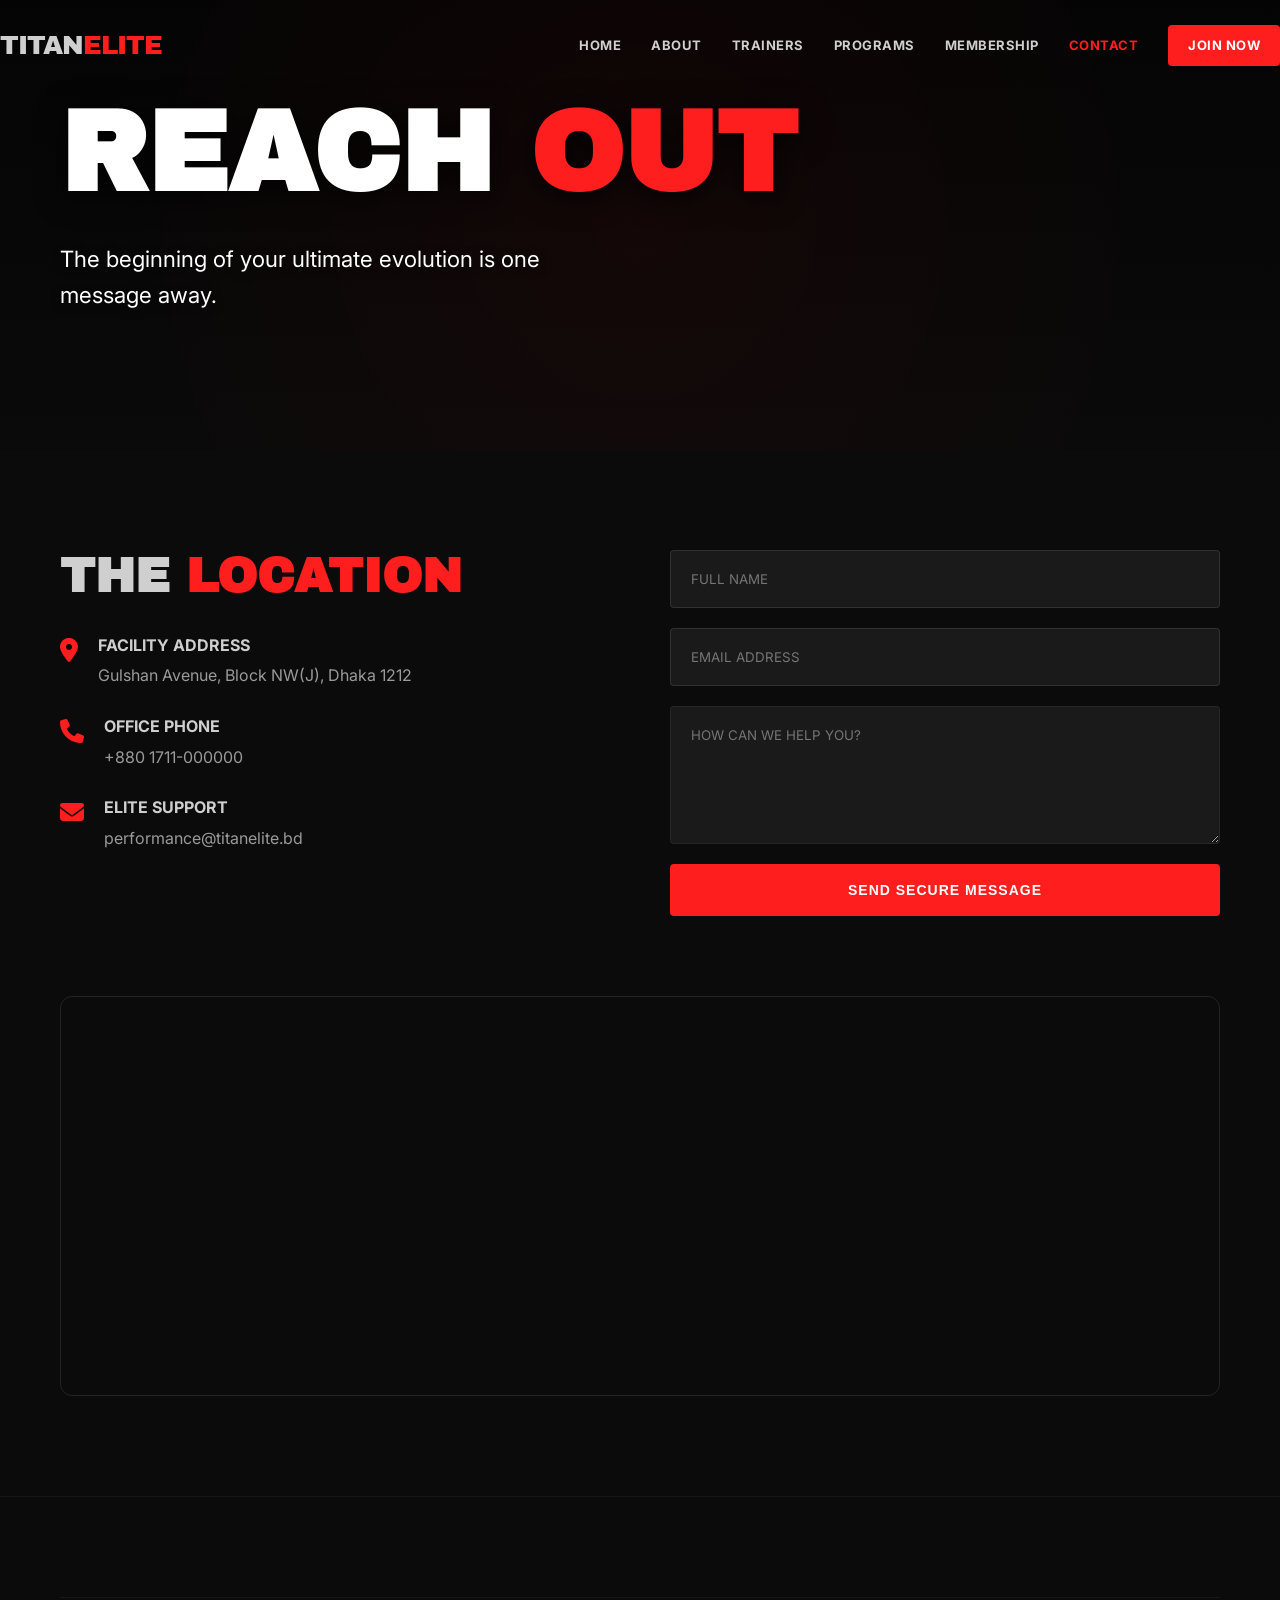
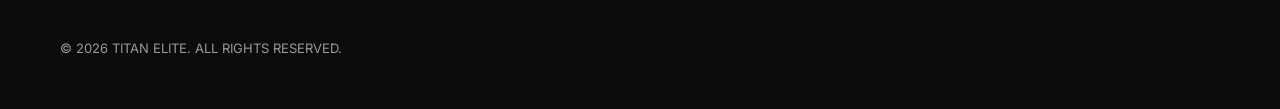
<file: contact.html>
<!DOCTYPE html>
<html lang="en">
<head>
    <meta charset="UTF-8">
    <meta name="viewport" content="width=device-width, initial-scale=1.0">
    <title>CONTACT US | TITAN ELITE</title>
    <link rel="preconnect" href="https://fonts.googleapis.com">
    <link rel="preconnect" href="https://fonts.gstatic.com" crossorigin>
    <link href="https://fonts.googleapis.com/css2?family=Archivo+Black&family=Inter:wght@400;600;700;900&display=swap" rel="stylesheet">
    <link rel="stylesheet" href="https://cdnjs.cloudflare.com/ajax/libs/font-awesome/6.4.0/css/all.min.css">
    <link rel="stylesheet" href="style.css">
</head>
<body class="dark-mode">

    <nav class="navbar scrolled" id="navbar">
        <div class="nav-container">
            <a href="index.html" class="logo">TITAN<span>ELITE</span></a>
            <div class="nav-links" id="navLinks">
                <a href="index.html">HOME</a>
                <a href="about.html">ABOUT</a>
                <a href="trainers.html">TRAINERS</a>
                <a href="programs.html">PROGRAMS</a>
                <a href="membership.html">MEMBERSHIP</a>
                <a href="contact.html" class="active">CONTACT</a>
                <a href="membership.html" class="nav-cta-desktop">JOIN NOW</a>
            </div>
            <button class="mobile-toggle" id="mobileToggle">
                <span class="bar"></span><span class="bar"></span><span class="bar"></span>
            </button>
        </div>
    </nav>

    <header class="hero" style="height: 50vh;">
        <div class="hero-overlay"></div>
        <div class="hero-content container">
            <h1 class="reveal-up active">REACH <span class="text-accent">OUT</span></h1>
            <p class="reveal-up active delay-1">The beginning of your ultimate evolution is one message away.</p>
        </div>
    </header>

    <section class="section-padding">
        <div class="container">
            <div style="display: grid; grid-template-columns: repeat(auto-fit, minmax(300px, 1fr)); gap: 60px;">
                <div class="reveal-up">
                    <h2 class="section-title" style="font-size: 3rem;">THE <span class="text-accent">LOCATION</span></h2>
                    <ul style="margin-top: 30px; display: grid; gap: 25px;">
                        <li style="display: flex; gap: 20px; align-items: flex-start;">
                            <i class="fa-solid fa-location-dot" style="color: var(--primary); font-size: 24px; margin-top: 5px;"></i>
                            <div>
                                <h4 style="margin-bottom: 5px;">FACILITY ADDRESS</h4>
                                <p style="color: var(--text-muted);">Gulshan Avenue, Block NW(J), Dhaka 1212</p>
                            </div>
                        </li>
                        <li style="display: flex; gap: 20px; align-items: flex-start;">
                            <i class="fa-solid fa-phone" style="color: var(--primary); font-size: 24px; margin-top: 5px;"></i>
                            <div>
                                <h4 style="margin-bottom: 5px;">OFFICE PHONE</h4>
                                <p style="color: var(--text-muted);">+880 1711-000000</p>
                            </div>
                        </li>
                        <li style="display: flex; gap: 20px; align-items: flex-start;">
                            <i class="fa-solid fa-envelope" style="color: var(--primary); font-size: 24px; margin-top: 5px;"></i>
                            <div>
                                <h4 style="margin-bottom: 5px;">ELITE SUPPORT</h4>
                                <p style="color: var(--text-muted);">performance@titanelite.bd</p>
                            </div>
                        </li>
                    </ul>
                </div>
                <div class="reveal-up delay-1">
                    <form class="cta-form" style="display: grid; gap: 20px;">
                        <input type="text" placeholder="FULL NAME" required>
                        <input type="email" placeholder="EMAIL ADDRESS" required>
                        <textarea placeholder="HOW CAN WE HELP YOU?" rows="6" style="padding: 20px; background: #1a1a1a; border: 1px solid rgba(255,255,255,0.05); color: #fff; font-family: inherit; border-radius: 4px; border: 1px solid rgba(255,255,255,0.05);"></textarea>
                        <button type="submit" class="btn btn-primary">SEND SECURE MESSAGE</button>
                    </form>
                </div>
            </div>
            
            <!-- Map (Optional but professional) -->
            <div class="reveal-up delay-2" style="margin-top: 80px; height: 400px; border-radius: 12px; overflow: hidden; border: 1px solid rgba(255,255,255,0.1);">
                <iframe src="https://www.google.com/maps/embed?pb=!1m18!1m12!1m3!1d14602.700312011246!2d90.41251815!3d23.794582!2m3!1f0!2f0!3f0!3m2!1i1024!2i768!4f13.1!3m3!1m2!1s0x3755c7a0f70deb73%3A0x30c364240989f074!2sGulshan%201%2C%20Dhaka!5e0!3m2!1sen!2sbd!4v1710000000000!5m2!1sen!2sbd" width="100%" height="100%" style="border:0; filter: grayscale(1) invert(1);" allowfullscreen="" loading="lazy"></iframe>
            </div>
        </div>
    </section>

    <footer class="footer">
        <div class="container">
            <div class="footer-bottom">
                <p>&copy; 2026 TITAN ELITE. ALL RIGHTS RESERVED.</p>
            </div>
        </div>
    </footer>

    <script src="script.js"></script>
</body>
</html>
</file>
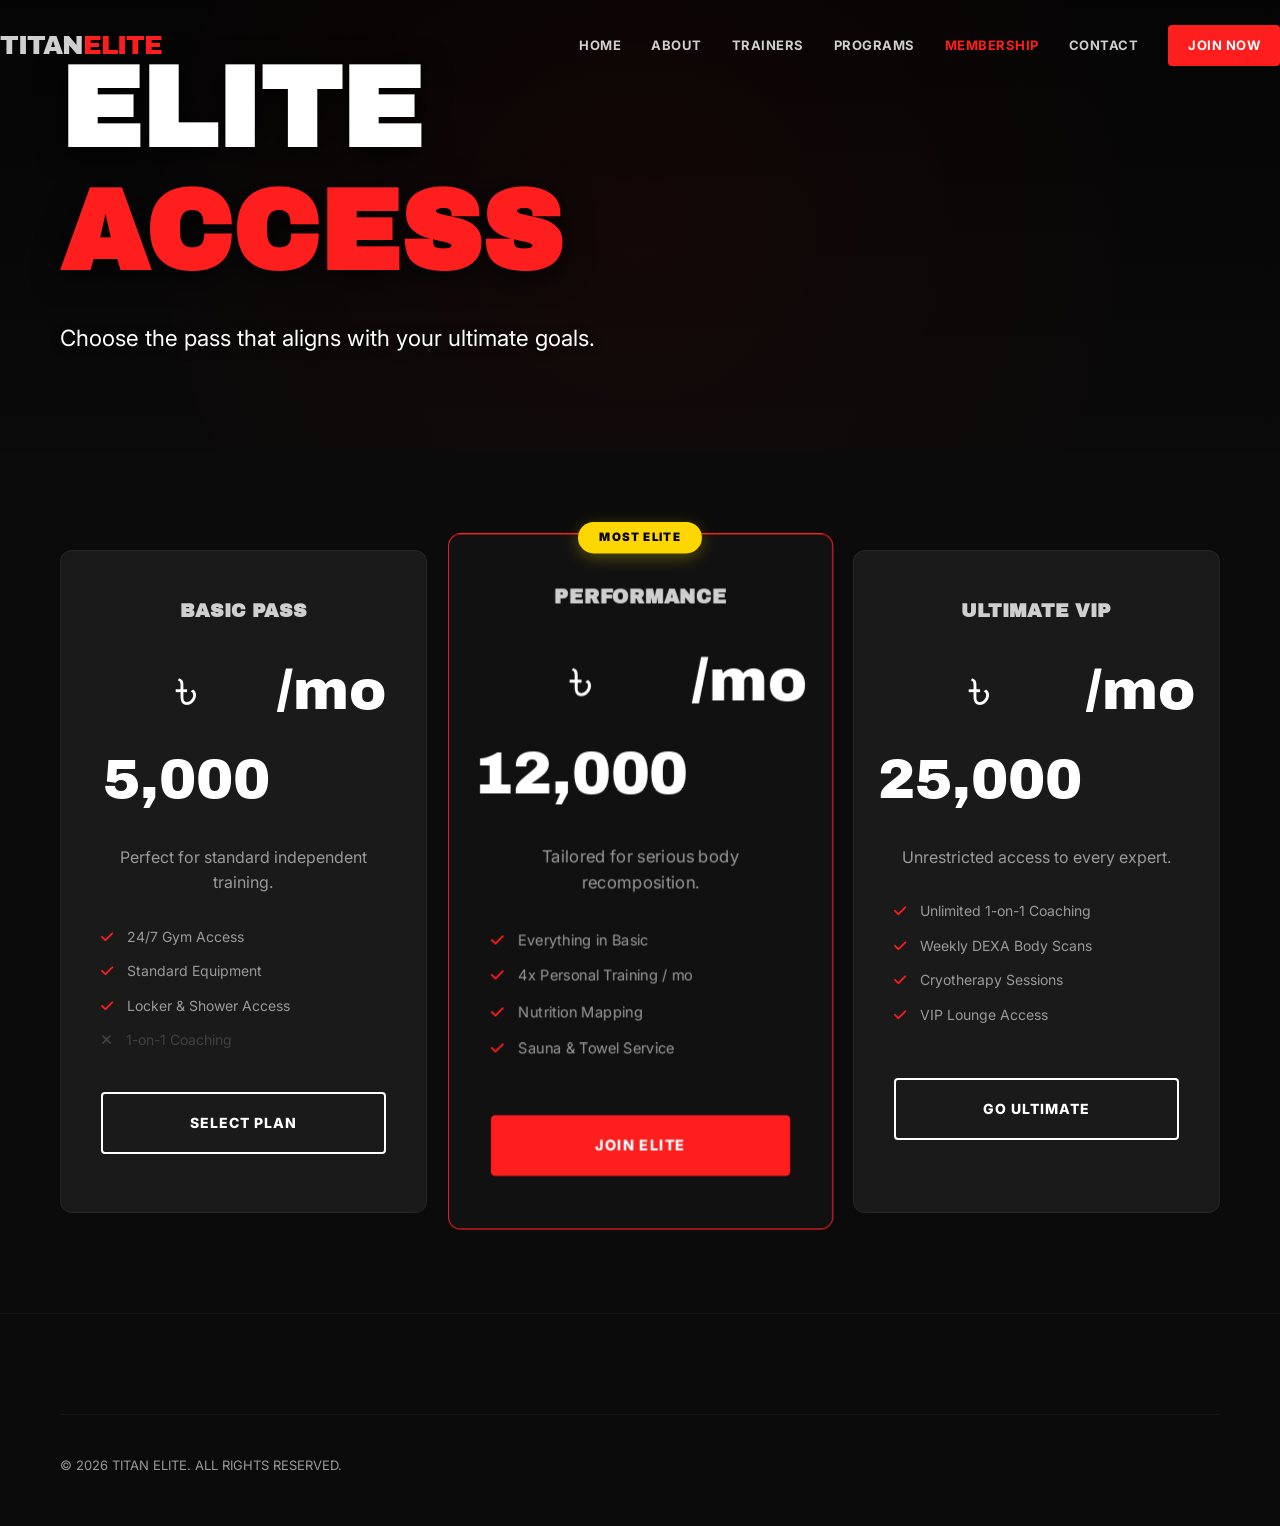
<file: membership.html>
<!DOCTYPE html>
<html lang="en">
<head>
    <meta charset="UTF-8">
    <meta name="viewport" content="width=device-width, initial-scale=1.0">
    <title>MEMBERSHIP | TITAN ELITE</title>
    <link rel="preconnect" href="https://fonts.googleapis.com">
    <link rel="preconnect" href="https://fonts.gstatic.com" crossorigin>
    <link href="https://fonts.googleapis.com/css2?family=Archivo+Black&family=Inter:wght@400;600;700;900&display=swap" rel="stylesheet">
    <link rel="stylesheet" href="https://cdnjs.cloudflare.com/ajax/libs/font-awesome/6.4.0/css/all.min.css">
    <link rel="stylesheet" href="style.css">
</head>
<body class="dark-mode">

    <nav class="navbar scrolled" id="navbar">
        <div class="nav-container">
            <a href="index.html" class="logo">TITAN<span>ELITE</span></a>
            <div class="nav-links" id="navLinks">
                <a href="index.html">HOME</a>
                <a href="about.html">ABOUT</a>
                <a href="trainers.html">TRAINERS</a>
                <a href="programs.html">PROGRAMS</a>
                <a href="membership.html" class="active">MEMBERSHIP</a>
                <a href="contact.html">CONTACT</a>
                <a href="membership.html" class="nav-cta-desktop">JOIN NOW</a>
            </div>
            <button class="mobile-toggle" id="mobileToggle">
                <span class="bar"></span><span class="bar"></span><span class="bar"></span>
            </button>
        </div>
    </nav>

    <header class="hero" style="height: 50vh;">
        <div class="hero-overlay"></div>
        <div class="hero-content container">
            <h1 class="reveal-up active">ELITE <span class="text-accent">ACCESS</span></h1>
            <p class="reveal-up active delay-1">Choose the pass that aligns with your ultimate goals.</p>
        </div>
    </header>

    <section class="section-padding">
        <div class="container">
            <div class="pricing-grid" style="display: grid; grid-template-columns: repeat(auto-fit, minmax(300px, 1fr)); gap: 30px;">
                <div class="price-box reveal-up">
                    <h3>BASIC PASS</h3>
                    <div class="price">৳ 5,000<span>/mo</span></div>
                    <p style="color: var(--text-muted); margin-bottom: 30px;">Perfect for standard independent training.</p>
                    <ul style="text-align: left; margin-bottom: 40px; color: var(--text-muted); font-size: 14px;">
                        <li style="margin-bottom: 12px;"><i class="fa-solid fa-check" style="color: var(--primary); margin-right: 10px;"></i> 24/7 Gym Access</li>
                        <li style="margin-bottom: 12px;"><i class="fa-solid fa-check" style="color: var(--primary); margin-right: 10px;"></i> Standard Equipment</li>
                        <li style="margin-bottom: 12px;"><i class="fa-solid fa-check" style="color: var(--primary); margin-right: 10px;"></i> Locker & Shower Access</li>
                        <li style="opacity: 0.3;"><i class="fa-solid fa-xmark" style="margin-right: 10px;"></i> 1-on-1 Coaching</li>
                    </ul>
                    <a href="contact.html" class="btn btn-outline" style="width: 100%;">SELECT PLAN</a>
                </div>

                <div class="price-box featured reveal-up delay-1">
                    <div class="popular-badge">MOST ELITE</div>
                    <h3>PERFORMANCE</h3>
                    <div class="price">৳ 12,000<span>/mo</span></div>
                    <p style="color: var(--text-muted); margin-bottom: 30px;">Tailored for serious body recomposition.</p>
                    <ul style="text-align: left; margin-bottom: 40px; color: var(--text-muted); font-size: 14px;">
                        <li style="margin-bottom: 12px;"><i class="fa-solid fa-check" style="color: var(--primary); margin-right: 10px;"></i> Everything in Basic</li>
                        <li style="margin-bottom: 12px;"><i class="fa-solid fa-check" style="color: var(--primary); margin-right: 10px;"></i> 4x Personal Training / mo</li>
                        <li style="margin-bottom: 12px;"><i class="fa-solid fa-check" style="color: var(--primary); margin-right: 10px;"></i> Nutrition Mapping</li>
                        <li style="margin-bottom: 12px;"><i class="fa-solid fa-check" style="color: var(--primary); margin-right: 10px;"></i> Sauna & Towel Service</li>
                    </ul>
                    <a href="contact.html" class="btn btn-primary" style="width: 100%;">JOIN ELITE</a>
                </div>

                <div class="price-box reveal-up delay-2">
                    <h3>ULTIMATE VIP</h3>
                    <div class="price">৳ 25,000<span>/mo</span></div>
                    <p style="color: var(--text-muted); margin-bottom: 30px;">Unrestricted access to every expert.</p>
                    <ul style="text-align: left; margin-bottom: 40px; color: var(--text-muted); font-size: 14px;">
                        <li style="margin-bottom: 12px;"><i class="fa-solid fa-check" style="color: var(--primary); margin-right: 10px;"></i> Unlimited 1-on-1 Coaching</li>
                        <li style="margin-bottom: 12px;"><i class="fa-solid fa-check" style="color: var(--primary); margin-right: 10px;"></i> Weekly DEXA Body Scans</li>
                        <li style="margin-bottom: 12px;"><i class="fa-solid fa-check" style="color: var(--primary); margin-right: 10px;"></i> Cryotherapy Sessions</li>
                        <li style="margin-bottom: 12px;"><i class="fa-solid fa-check" style="color: var(--primary); margin-right: 10px;"></i> VIP Lounge Access</li>
                    </ul>
                    <a href="contact.html" class="btn btn-outline" style="width: 100%;">GO ULTIMATE</a>
                </div>
            </div>
        </div>
    </section>

    <footer class="footer">
        <div class="container">
            <div class="footer-bottom">
                <p>&copy; 2026 TITAN ELITE. ALL RIGHTS RESERVED.</p>
            </div>
        </div>
    </footer>

    <script src="script.js"></script>
</body>
</html>
</file>
<file: style.css>
:root {
    --primary: #FF1E1E; /* Premium Power Red */
    --primary-alt: #cc1818;
    --secondary-accent: #FFD700; /* Premium Gold */
    --bg-dark: #0B0B0B; /* Deep Black */
    --bg-dark-alt: #111111; /* Charcoal Black */
    --bg-card: #1A1A1A; /* Soft Dark Layer */
    --bg-nav: rgba(11, 11, 11, 0.9);
    --text-white: #FFFFFF;
    --text-body: #CFCFCF;
    --text-muted: #9A9A9A;
    --accent: #FF1E1E;
    --font-main: 'Inter', sans-serif;
    --font-heading: 'Archivo Black', sans-serif;
    --transition: all 0.4s cubic-bezier(0.165, 0.84, 0.44, 1);
    --container-max: 1200px;
    --header-height: 80px;
    --p-glow: 0 0 20px rgba(255, 30, 30, 0.4);
}


/* 1. Reset & Global Styles */
* {
    margin: 0;
    padding: 0;
    box-sizing: border-box;
}

html {
    scroll-behavior: smooth;
    font-size: 16px;
    background-color: var(--bg-dark);
}

body {
    font-family: var(--font-main);
    color: var(--text-body);
    background-color: var(--bg-dark);
    line-height: 1.6;
    overflow-x: hidden;
}

body.no-scroll {
    overflow: hidden;
}

h1,
h2,
h3,
.logo {
    font-family: var(--font-heading);
    text-transform: uppercase;
    line-height: 1.1;
}

a {
    text-decoration: none;
    color: inherit;
    transition: var(--transition);
}

ul {
    list-style: none;
}

img {
    max-width: 100%;
    display: block;
    object-fit: cover;
}

.container {
    width: 100%;
    max-width: var(--container-max);
    margin: 0 auto;
    padding: 0 20px;
}

.text-accent {
    color: var(--primary);
}

.text-center {
    text-align: center;
}

/* 2. Components */
.section-padding {
    padding: 100px 0;
}

.section-header {
    text-align: center;
    margin-bottom: 60px;
}

.section-title {
    font-size: clamp(2.5rem, 8vw, 4.5rem);
    margin-bottom: 15px;
}

.section-subtitle {
    font-size: 1.1rem;
    color: var(--text-muted);
    max-width: 600px;
    margin: 0 auto;
}

.btn {
    display: inline-flex;
    align-items: center;
    justify-content: center;
    padding: 18px 36px;
    font-size: 14px;
    font-weight: 800;
    text-transform: uppercase;
    letter-spacing: 1px;
    border-radius: 4px;
    cursor: pointer;
    transition: var(--transition);
    border: none;
    white-space: nowrap;
}

.btn-primary {
    background-color: var(--primary);
    color: #fff;
}

.btn-primary:hover {
    background-color: var(--primary-alt);
    transform: translateY(-3px);
    box-shadow: 0 0 18px rgba(255, 30, 30, 0.6);
}

.btn-outline {
    background-color: transparent;
    border: 2px solid var(--text-white);
    color: var(--text-white);
}

.btn-outline:hover {
    background-color: var(--text-white);
    color: var(--bg-dark);
}


.link-btn {
    display: inline-flex;
    align-items: center;
    gap: 8px;
    font-weight: 700;
    color: var(--primary);
    font-size: 14px;
    margin-top: 15px;
}

.link-btn:hover {
    gap: 12px;
}

/* 3. Navbar */
.navbar {
    position: fixed;
    top: 0;
    left: 0;
    width: 100%;
    z-index: 1000;
    padding: 25px 0;
    transition: var(--transition);
    background-color: transparent;
    /* Fully transparent initially */
}


.navbar.scrolled {
    padding: 15px 0;
    background-color: var(--bg-nav);
    backdrop-filter: blur(15px);
    border-bottom: 1px solid rgba(255, 255, 255, 0.05);
}


.nav-container {
    display: flex;
    justify-content: space-between;
    align-items: center;
}

.logo {
    font-size: 26px;
    letter-spacing: -1px;
}

.logo span {
    color: var(--primary);
}

.nav-links {
    display: flex;
    align-items: center;
    gap: 30px;
}

.nav-links a {
    font-size: 13px;
    font-weight: 700;
    letter-spacing: 0.5px;
}

.nav-links a:hover,
.nav-links a.active {
    color: var(--primary);
}

.nav-cta-desktop {
    background-color: var(--primary);
    padding: 10px 20px !important;
    border-radius: 4px;
    color: #fff !important;
}

.mobile-toggle {
    display: none;
    background: none;
    border: none;
    width: 30px;
    height: 20px;
    position: relative;
    cursor: pointer;
    z-index: 1001;
}

.mobile-toggle .bar {
    display: block;
    width: 100%;
    height: 3px;
    background-color: var(--text-white);
    position: absolute;
    left: 0;
    transition: var(--transition);
}

.mobile-toggle .bar:nth-child(1) {
    top: 0;
}

.mobile-toggle .bar:nth-child(2) {
    top: 50%;
    transform: translateY(-50%);
}

.mobile-toggle .bar:nth-child(3) {
    bottom: 0;
}

.mobile-toggle.active .bar:nth-child(1) {
    top: 50%;
    transform: translateY(-50%) rotate(45deg);
}

.mobile-toggle.active .bar:nth-child(2) {
    opacity: 0;
}

.mobile-toggle.active .bar:nth-child(3) {
    bottom: 50%;
    transform: translateY(50%) rotate(-45deg);
}


/* 4. Hero Section */
.hero {
    height: 100vh;
    position: relative;
    display: flex;
    align-items: center;
    overflow: hidden;
    z-index: 1; /* Context for video placement */
    background: #000; /* Dark fallback background for video placeholder */
}


.hero-video {
    position: absolute;
    top: 0;
    left: 0;
    width: 100% !important;
    height: 100% !important;
    object-fit: cover;
    z-index: 0; /* Placed explicitly */
    filter: brightness(1); /* Ensure full visibility */
}





.hero-overlay {
    position: absolute;
    top: 0;
    left: 0;
    width: 100%;
    height: 100%;
    background: linear-gradient(to bottom, rgba(11, 11, 11, 0.4), rgba(11, 11, 11, 0.9));
    z-index: 1;
}




/* Subtle pattern for that premium texture */
.hero-overlay::after {
    content: '';
    position: absolute;
    top: 0;
    left: 0;
    width: 100%;
    height: 100%;
    background: radial-gradient(circle at 50% 50%, rgba(255, 0, 0, 0.05) 0%, transparent 80%);
    pointer-events: none;
}


.hero-content {
    position: relative;
    z-index: 1;
}

.hero-badge {
    display: inline-block;
    padding: 8px 16px;
    background: var(--primary); /* Solid primary color badge for visibility */
    border-radius: 4px;
    font-size: 11px;
    font-weight: 900;
    letter-spacing: 2px;
    margin-bottom: 25px;
    color: #fff; /* Static white on primary */
}



.hero h1 {
    font-size: clamp(3.5rem, 14vw, 7rem);
    margin-bottom: 25px;
    max-width: 12ch;
    color: #fff;
    text-shadow: 0 5px 30px rgba(0, 0, 0, 0.8); /* Better contrast without overlay */
}



.hero p {
    font-size: clamp(1.1rem, 4vw, 1.4rem);
    color: #fff;
    /* White text for video section specifically */
    max-width: 550px;
    margin-bottom: 45px;
    text-shadow: 0 2px 10px rgba(0, 0, 0, 0.5);
}

.hero-btns {
    display: flex;
    flex-wrap: wrap;
    gap: 20px;
}

.scroll-indicator {
    position: absolute;
    bottom: 40px;
    left: 50%;
    transform: translateX(-50%);
    display: flex;
    flex-direction: column;
    align-items: center;
    gap: 12px;
    opacity: 0.5;
}

.scroll-indicator .mouse {
    width: 26px;
    height: 40px;
    border: 2px solid var(--text-white);
    border-radius: 13px;
    position: relative;
}

.scroll-indicator .mouse::after {
    content: '';
    position: absolute;
    top: 8px;
    left: 50%;
    transform: translateX(-50%);
    width: 4px;
    height: 4px;
    background-color: var(--text-white);
    border-radius: 50%;
    animation: scrollLine 2s infinite;
}

@keyframes scrollLine {
    0% {
        top: 8px;
        opacity: 1;
    }

    100% {
        top: 25px;
        opacity: 0;
    }
}

/* 5. Why Us Section */
.why-us {
    background-color: var(--bg-dark-alt);
    padding: 120px 0;
}

.features-grid {
    display: grid;
    grid-template-columns: repeat(auto-fit, minmax(260px, 1fr));
    gap: 30px;
}

.feature-card {
    background-color: var(--bg-card);
    padding: 50px 35px;
    border-radius: 8px;
    text-align: center;
    border: 1px solid rgba(255, 255, 255, 0.03);
    transition: var(--transition);
}

.feature-card:hover {
    transform: translateY(-10px);
    border-color: var(--primary);
    box-shadow: 0 20px 40px rgba(255, 30, 30, 0.1);
}

.feature-icon {
    font-size: 40px;
    color: var(--primary);
    margin-bottom: 25px;
}

.feature-card h3 {
    font-size: 20px;
    margin-bottom: 15px;
}

.feature-card p {
    font-size: 14px;
    color: var(--text-muted);
}

/* Performance Dashboard Removed */
.performance-dashboard {
    display: none;
}


.dashboard-grid {
    display: grid;
    grid-template-columns: 1fr 1.25fr;
    gap: 80px;
    align-items: center;
}

@media (max-width: 1024px) {
    .dashboard-grid {
        grid-template-columns: 1fr;
        gap: 50px;
        text-align: center;
    }
}

.stats-row {
    display: flex;
    gap: 30px;
    margin-top: 40px;
}

@media (max-width: 1024px) {
    .stats-row {
        justify-content: center;
    }
}

.stat-mini {
    padding: 20px;
    background: rgba(0, 0, 0, 0.03);
    border-left: 3px solid var(--primary);
    border-radius: 4px;
}


.stat-label {
    display: block;
    font-size: 11px;
    font-weight: 800;
    color: var(--text-muted);
    letter-spacing: 1px;
}

.stat-value {
    display: block;
    font-size: 22px;
    font-family: var(--font-heading);
    color: #111;
    margin-top: 5px;
}


.dashboard-video-container {
    position: relative;
    padding: 10px;
    background: #fff;
    border-radius: 12px;
    box-shadow: 0 40px 80px rgba(0,0,0,0.15); /* Modern soft shadow */
}

.video-frame {
    position: relative;
    border-radius: 8px;
    overflow: hidden;
    height: 450px;
}

.dashboard-video {
    width: 100%;
    height: 100%;
    object-fit: cover;
    filter: contrast(1.2) brightness(0.9);
}

.video-ui {
    position: absolute;
    top: 0;
    left: 0;
    width: 100%;
    height: 100%;
    padding: 20px;
    display: flex;
    flex-direction: column;
    justify-content: space-between;
    pointer-events: none;
    font-family: monospace;
    font-size: 12px;
    color: var(--text-white);
    text-shadow: 1px 1px 2px rgba(0, 0, 0, 0.8);
}

.ui-top {
    display: flex;
    justify-content: space-between;
}

.ui-bottom {
    opacity: 0.6;
}

.ui-top span i {
    animation: blink 1.5s infinite;
}

@keyframes blink {

    0%,
    100% {
        opacity: 1;
    }

    50% {
        opacity: 0;
    }
}


.programs-preview {
    background-color: var(--bg-dark);
    padding: 120px 0;
}


.programs-grid {
    display: grid;
    grid-template-columns: repeat(auto-fit, minmax(300px, 1fr));
    gap: 30px;
}

.program-card {
    background-color: var(--bg-card);
    border-radius: 12px;
    overflow: hidden;
    transition: var(--transition);
    border: 1px solid rgba(255,255,255,0.05);
}

.program-card:hover {
    transform: translateY(-10px);
}

.program-img {
    height: 280px;
    overflow: hidden;
}

.program-img img {
    width: 100%;
    height: 100%;
    transition: var(--transition);
    filter: brightness(0.8);
}

.program-card:hover .program-img img {
    transform: scale(1.1);
    filter: brightness(1);
}

.program-body {
    padding: 35px;
}

.program-body h3 {
    font-size: 22px;
    margin-bottom: 15px;
}

.program-body p {
    color: var(--text-muted);
    font-size: 15px;
    margin-bottom: 10px;
}

/* 7. Trainers Section */
.trainers-preview {
    padding: 120px 0;
}

.trainers-grid {
    display: grid;
    grid-template-columns: repeat(auto-fit, minmax(300px, 1fr));
    gap: 30px;
}

.trainer-card {
    position: relative;
    border-radius: 12px;
    overflow: hidden;
    height: 500px;
    cursor: pointer;
    background-color: var(--bg-card);
}

.trainer-card img {
    width: 100%;
    height: 100%;
    filter: grayscale(1);
    transition: var(--transition);
}

.trainer-card:hover img {
    filter: grayscale(0);
    transform: scale(1.05);
}

.trainer-info {
    position: absolute;
    bottom: 0;
    left: 0;
    width: 100%;
    padding: 40px;
    background: linear-gradient(to top, rgba(11,11,11,1) 0%, transparent 100%);
    transform: translateY(20px);
    transition: var(--transition);
}

.trainer-card:hover .trainer-info {
    transform: translateY(0);
}

.trainer-info h3 {
    font-size: 24px;
    margin-bottom: 5px;
    color: var(--text-white);
}

.trainer-info p {
    color: var(--primary);
    font-weight: 800;
    font-size: 13px;
    letter-spacing: 1px;
}

.trainer-socials {
    display: flex;
    gap: 15px;
    margin-top: 20px;
    font-size: 18px;
    opacity: 0;
    transform: translateY(10px);
    transition: var(--transition);
}

.trainer-card:hover .trainer-socials {
    opacity: 1;
    transform: translateY(0);
}

/* 8. Modal System */
.modal {
    position: fixed;
    top: 0;
    left: 0;
    width: 100%;
    height: 100%;
    background-color: rgba(0, 0, 0, 0.95);
    z-index: 2000;
    display: flex;
    align-items: center;
    justify-content: center;
    opacity: 0;
    visibility: hidden;
    transition: var(--transition);
}

.modal.active {
    opacity: 1;
    visibility: visible;
}

.modal-content {
    background-color: var(--bg-card);
    width: 90%;
    max-width: 900px;
    max-height: 90vh;
    border-radius: 12px;
    position: relative;
    overflow-y: auto;
    padding: 50px;
    box-shadow: 0 50px 100px rgba(0,0,0,0.5);
    border: 1px solid rgba(255, 255, 255, 0.05);
}


.close-modal {
    position: absolute;
    top: 20px;
    right: 20px;
    background: none;
    border: none;
    color: var(--text-white);
    font-size: 35px;
    cursor: pointer;
}


.modal-body-grid {
    display: grid;
    grid-template-columns: 1fr 1.5fr;
    gap: 40px;
}

@media (max-width: 768px) {
    .modal-body-grid {
        grid-template-columns: 1fr;
    }
}

/* 9. CTA & Form */
.cta-section { background-color: var(--bg-dark-alt); padding: 120px 0; border-top: 1px solid rgba(255, 255, 255, 0.03); }

.cta-inner { max-width: 850px; }

.cta-inner h2 { font-size: clamp(2.5rem, 8vw, 4.5rem); margin-bottom: 25px; }

.cta-inner p { color: var(--text-muted); font-size: 1.25rem; margin-bottom: 50px; }

.cta-form {
    display: flex;
    flex-wrap: wrap;
    gap: 15px;
}

.cta-form input {
    flex: 1;
    min-width: 250px;
    background-color: var(--bg-card);
    border: 1px solid rgba(255,255,255,0.1);
    padding: 20px;
    color: var(--text-white);
    font-family: inherit;
    border-radius: 4px;
}

.cta-form input:focus {
    outline: none;
    border-color: var(--primary);
}


/* 10. Footer */
.footer {
    padding: 100px 0 50px;
    background-color: var(--bg-dark);
    border-top: 1px solid rgba(255,255,255,0.05);
}


.footer-top {
    display: grid;
    grid-template-columns: 2fr 1fr 1fr;
    gap: 50px;
    margin-bottom: 80px;
}

.footer-info p {
    color: var(--text-muted);
    margin: 20px 0 30px;
    max-width: 300px;
}

.social-links {
    display: flex;
    gap: 20px;
    font-size: 20px;
}

.footer-links-group h4 {
    font-size: 13px;
    color: var(--primary);
    margin-bottom: 30px;
}

.footer-links-group a {
    display: block;
    color: var(--text-muted);
    font-size: 14px;
    margin-bottom: 15px;
}

.footer-links-group a:hover {
    color: var(--text-white);
}

.footer-bottom {
    border-top: 1px solid rgba(255, 255, 255, 0.05);
    padding-top: 40px;
    display: flex;
    justify-content: space-between;
    align-items: center;
    color: var(--text-muted);
    font-size: 13px;
}

/* 11. Reveal Animations */
.reveal-up {
    opacity: 0;
    transform: translateY(40px);
    transition: 0.8s cubic-bezier(0.165, 0.84, 0.44, 1);
    will-change: transform, opacity;
}

.reveal-up.active {
    opacity: 1;
    transform: translateY(0);
}

.delay-1 {
    transition-delay: 0.1s;
}

.delay-2 {
    transition-delay: 0.2s;
}

.delay-3 {
    transition-delay: 0.3s;
}

.delay-4 {
    transition-delay: 0.4s;
}

/* 12. Responsive */
@media (max-width: 1024px) {
    .nav-links {
        display: none;
    }

    .mobile-toggle {
        display: block;
    }

    .nav-links.active {
        display: flex;
        position: fixed;
        top: 0;
        right: 0;
        width: 100%;
        height: 100vh;
        background-color: var(--bg-dark); /* Dark mobile menu */
        flex-direction: column;
        justify-content: center;
        padding: 50px;
        z-index: 1000;
        gap: 35px;
    }


    .nav-links.active a {
        font-size: 28px;
    }
}

@media (max-width: 768px) {
    .section-padding {
        padding: 80px 0;
    }

    .footer-top {
        grid-template-columns: 1fr;
        gap: 40px;
    }

    .footer-bottom {
        flex-direction: column;
        gap: 20px;
        text-align: center;
    }
}

/* Cursor Glow */
.cursor-glow {
    position: fixed;
    width: 600px;
    height: 600px;
    background: radial-gradient(circle, rgba(255, 0, 0, 0.08) 0%, transparent 70%);
    pointer-events: none;
    z-index: -1;
    transform: translate(-50%, -50%);
    display: none;
}

@media (hover: hover) {
    .cursor-glow {
        display: block;
    }
}

/* 13. Pricing Cards */
.price-box {
    background-color: var(--bg-card);
    padding: 50px 40px;
    border-radius: 12px;
    text-align: center;
    border: 1px solid rgba(255, 255, 255, 0.05);
    transition: var(--transition);
    position: relative;
    display: flex;
    flex-direction: column;
}

.price-box:hover {
    transform: translateY(-10px);
    border-color: var(--primary);
    box-shadow: 0 20px 40px rgba(0, 0, 0, 0.3);
}

.price-box.featured {
    border-color: var(--primary);
    background-color: var(--bg-dark-alt);
    transform: scale(1.05);
    z-index: 2;
}

.popular-badge {
    position: absolute;
    top: -15px;
    left: 50%;
    transform: translateX(-50%);
    background: var(--primary);
    color: #fff;
    padding: 6px 15px;
    font-size: 10px;
    font-weight: 900;
    border-radius: 20px;
    letter-spacing: 1px;
    box-shadow: 0 5px 15px rgba(255, 30, 30, 0.4);
}

.price {
    display: flex;
    align-items: baseline;
    justify-content: center;
    gap: 4px;
    font-size: 3.5rem;
    font-family: var(--font-heading);
    color: var(--text-white);
    margin: 24px 0 20px;
}

.price .currency {
    font-size: 1.8rem;
    font-weight: 700;
}

.price .duration {
    font-size: 1rem;
    color: var(--text-muted);
    font-family: var(--font-main);
    font-weight: 400;
}

/* 14. Membership Section Enhancements */
.membership-grid {
    display: grid;
    grid-template-columns: repeat(auto-fit, minmax(320px, 1fr));
    gap: 40px;
    margin-bottom: 80px;
    align-items: center;
}

.membership-card {
    background: linear-gradient(180deg, rgba(26, 26, 26, 0.8) 0%, rgba(17, 17, 17, 0.9) 100%);
    backdrop-filter: blur(12px);
    -webkit-backdrop-filter: blur(12px);
    border: 1px solid rgba(255, 255, 255, 0.05);
    padding: 60px 40px;
    border-radius: 20px;
    text-align: center;
    transition: transform 0.3s ease, box-shadow 0.3s ease, border-color 0.3s ease;
    position: relative;
    display: flex;
    flex-direction: column;
}

.membership-card:hover {
    transform: translateY(-10px);
    border-color: var(--primary);
    box-shadow: 0 30px 60px rgba(0, 0, 0, 0.5);
}

.membership-card.featured {
    background: linear-gradient(180deg, #1A1A1A 0%, #0B0B0B 100%);
    border: 1px solid var(--secondary-accent);
    transform: scale(1.05);
    z-index: 2;
    box-shadow: 0 10px 40px rgba(255, 215, 0, 0.05);
}

.membership-card.featured:hover {
    transform: translateY(-12px) scale(1.05);
    box-shadow: 0 30px 60px rgba(255, 215, 0, 0.1);
}

.popular-badge {
    position: absolute;
    top: -12px;
    left: 50%;
    transform: translateX(-50%);
    background: var(--secondary-accent);
    color: #000;
    padding: 6px 20px;
    font-size: 11px;
    font-weight: 900;
    border-radius: 20px;
    letter-spacing: 1px;
    box-shadow: 0 4px 15px rgba(255, 215, 0, 0.3);
    z-index: 3;
    height: auto;
    width: auto;
}

.card-header h3 {
    font-size: 1.1rem;
    letter-spacing: 4px;
    color: var(--text-muted);
    margin-bottom: 0;
}

.membership-card.featured h3 {
    color: var(--secondary-accent);
}

.membership-card .features {
    margin: 30px 0;
    text-align: left;
    list-style: none;
    padding: 0;
}

.membership-card .features li {
    margin-bottom: 16px;
    font-size: 15px;
    display: flex;
    align-items: center;
    gap: 12px;
    color: var(--text-body);
}

.membership-card .features li i {
    color: var(--primary);
    width: 20px;
    text-align: center;
}

.membership-card.featured .features li i {
    color: var(--secondary-accent);
}

.membership-card .btn {
    width: 85%;
    margin: 32px auto 0;
    border-radius: 12px;
    font-size: 15px;
}

.membership-card.featured .btn-primary {
    background-color: var(--secondary-accent);
    color: #000;
}

.membership-card.featured .btn-primary:hover {
    background-color: #e6c200;
    box-shadow: 0 0 20px rgba(255, 215, 0, 0.3);
}

/* More Animation: Feature Stagger */
.membership-card .features li {
    opacity: 0;
    transform: translateX(-10px);
    transition: 0.5s ease;
}

.membership-card.active .features li {
    opacity: 1;
    transform: translateX(0);
}

.membership-card.active .features li:nth-child(1) { transition-delay: 0.3s; }
.membership-card.active .features li:nth-child(2) { transition-delay: 0.4s; }
.membership-card.active .features li:nth-child(3) { transition-delay: 0.5s; }
.membership-card.active .features li:nth-child(4) { transition-delay: 0.6s; }

/* Additional Row */
.additional-row {
    display: grid;
    grid-template-columns: 1fr 1fr;
    gap: 40px;
    background: var(--bg-card);
    padding: 60px;
    border-radius: 20px;
    border: 1px solid rgba(255, 255, 255, 0.03);
}

.add-col h3 {
    font-size: 1.5rem;
    margin-bottom: 30px;
    padding-bottom: 15px;
    border-bottom: 2px solid rgba(255, 30, 30, 0.2);
    display: inline-block;
}

.add-item {
    display: flex;
    justify-content: space-between;
    margin-bottom: 20px;
    font-weight: 600;
}

@media (max-width: 768px) {
    .additional-row {
        grid-template-columns: 1fr;
        padding: 40px 20px;
    }
    
    .membership-card.featured {
        transform: scale(1);
        margin: 20px 0;
    }
}

/* Promo Banner */
.promo-banner {
    background: linear-gradient(90deg, #0B0B0B 0%, #1A1A1A 50%, #0B0B0B 100%);
    padding: 80px 0;
    border-top: 1px solid rgba(255, 255, 255, 0.05);
    border-bottom: 1px solid rgba(255, 255, 255, 0.05);
}

.promo-inner {
    display: flex;
    align-items: center;
    justify-content: center;
    gap: 60px;
}

.promo-box {
    display: flex;
    align-items: center;
    gap: 25px;
    flex: 1;
}

.icon-box {
    width: 70px;
    height: 70px;
    background: rgba(255, 30, 30, 0.1);
    border-radius: 50%;
    display: flex;
    align-items: center;
    justify-content: center;
    font-size: 28px;
    color: var(--primary);
    flex-shrink: 0;
    transition: var(--transition);
}

.promo-box:hover .icon-box {
    background: var(--primary);
    color: #fff;
    transform: rotateY(360deg);
}

.promo-text h3 {
    font-size: 1.5rem;
    margin-bottom: 8px;
    color: var(--text-white);
}

.promo-text p {
    font-size: 15px;
    color: var(--text-muted);
    max-width: 400px;
}

.promo-divider {
    width: 1px;
    height: 100px;
    background: rgba(255, 255, 255, 0.1);
}

@media (max-width: 1024px) {
    .promo-inner {
        flex-direction: column;
        gap: 40px;
    }
    .promo-divider {
        width: 100%;
        height: 1px;
    }
}
</file>
